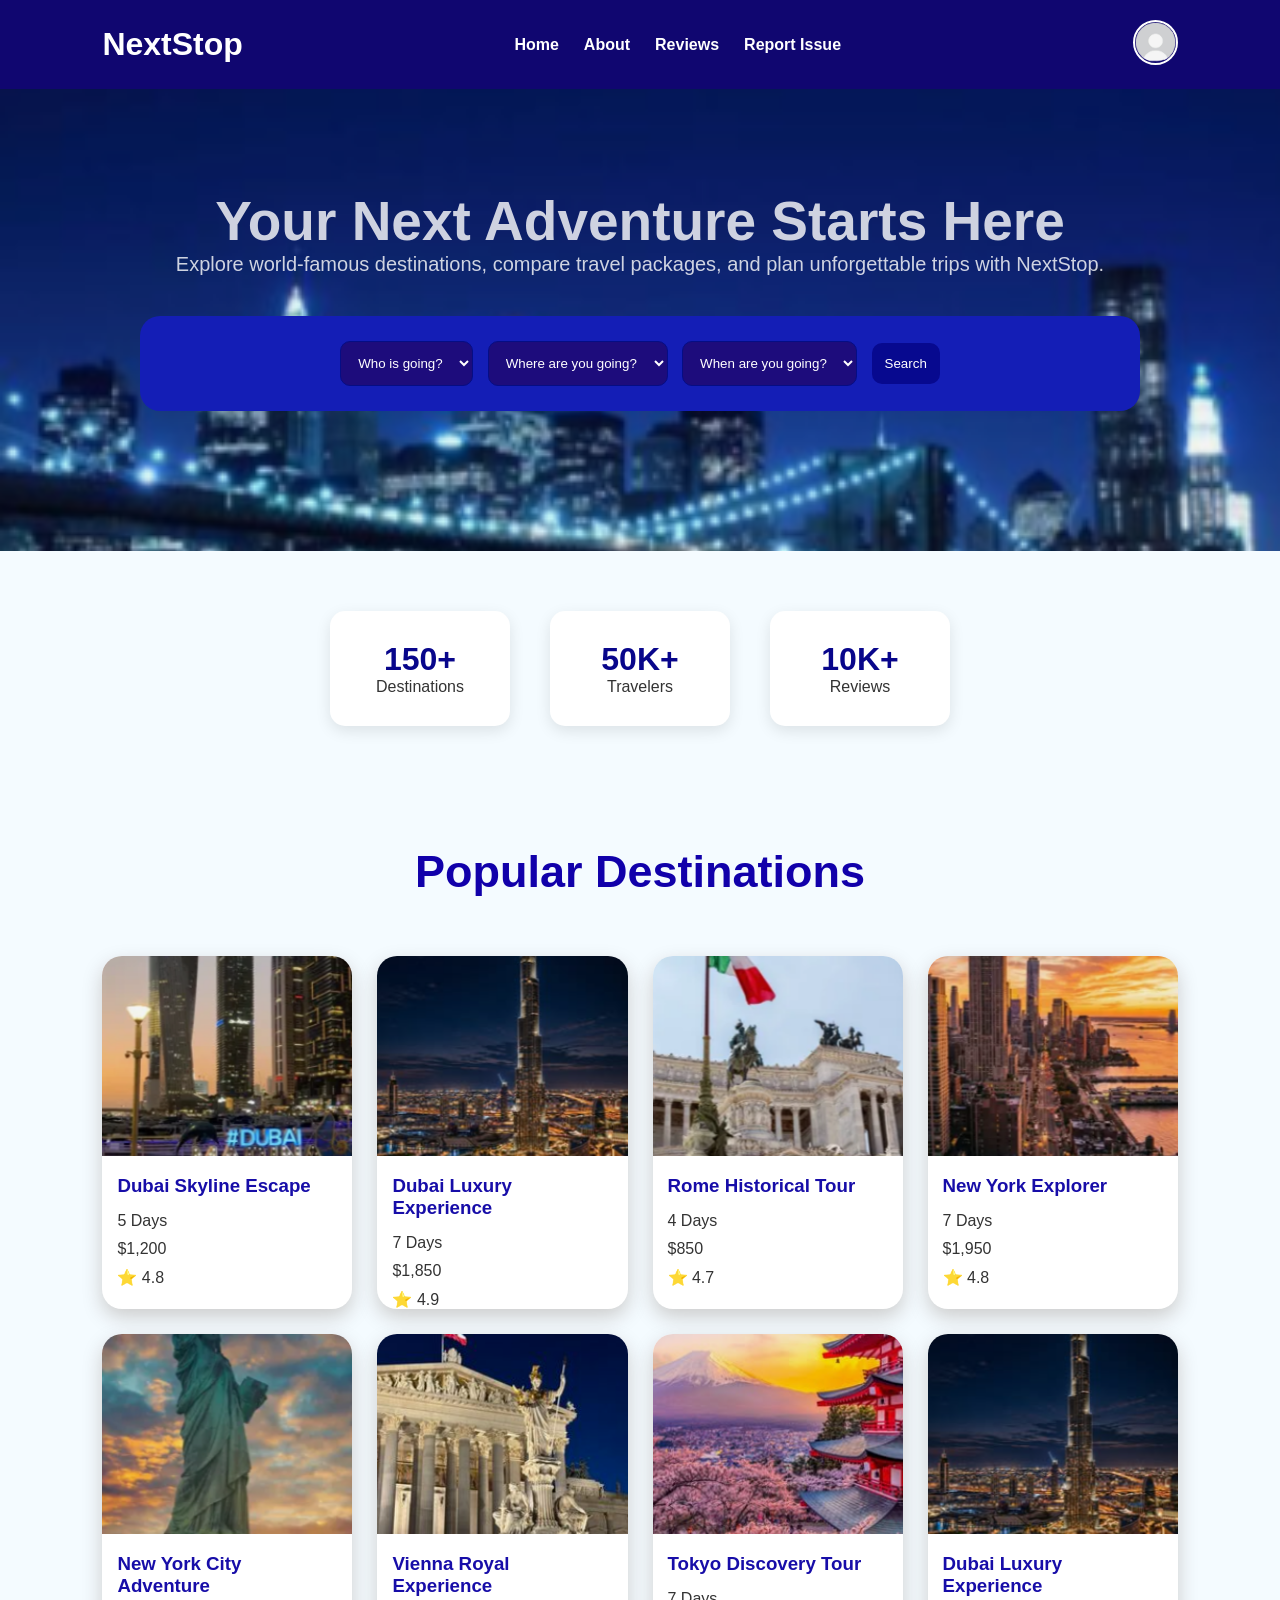
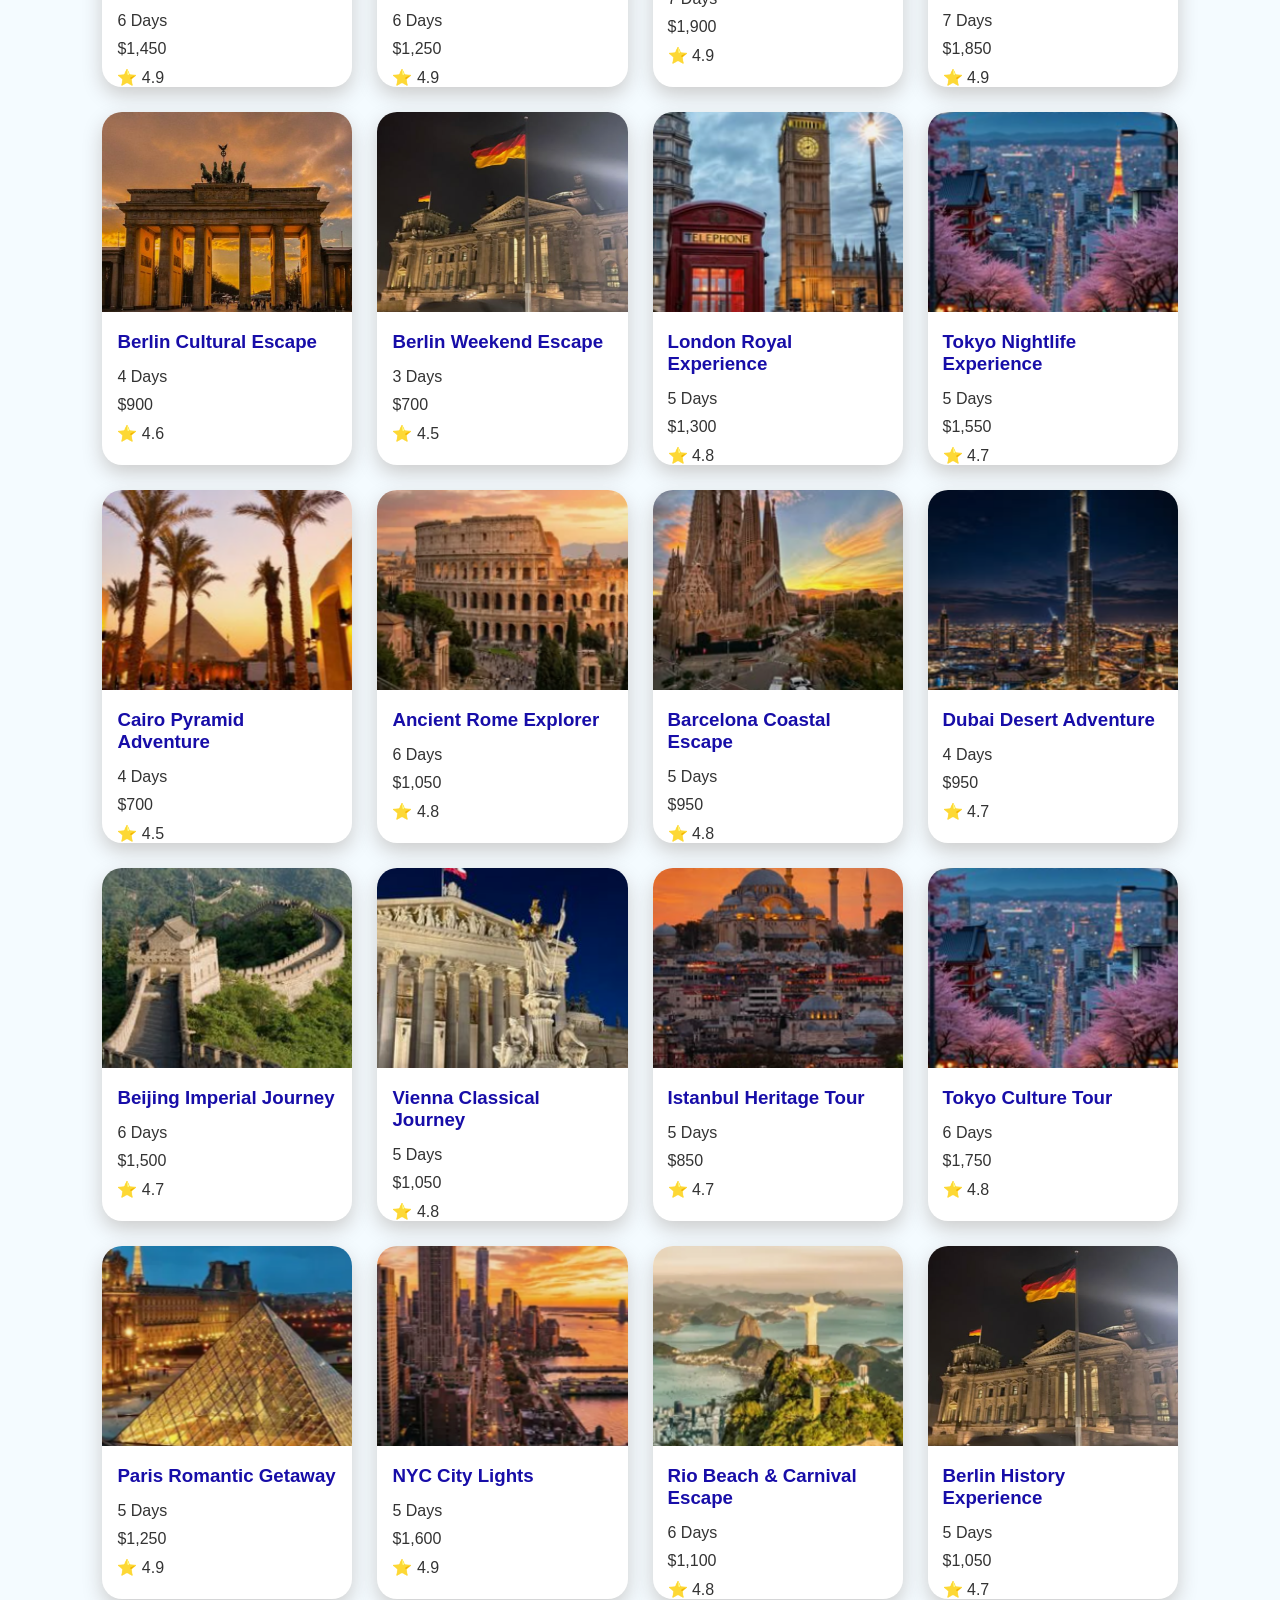
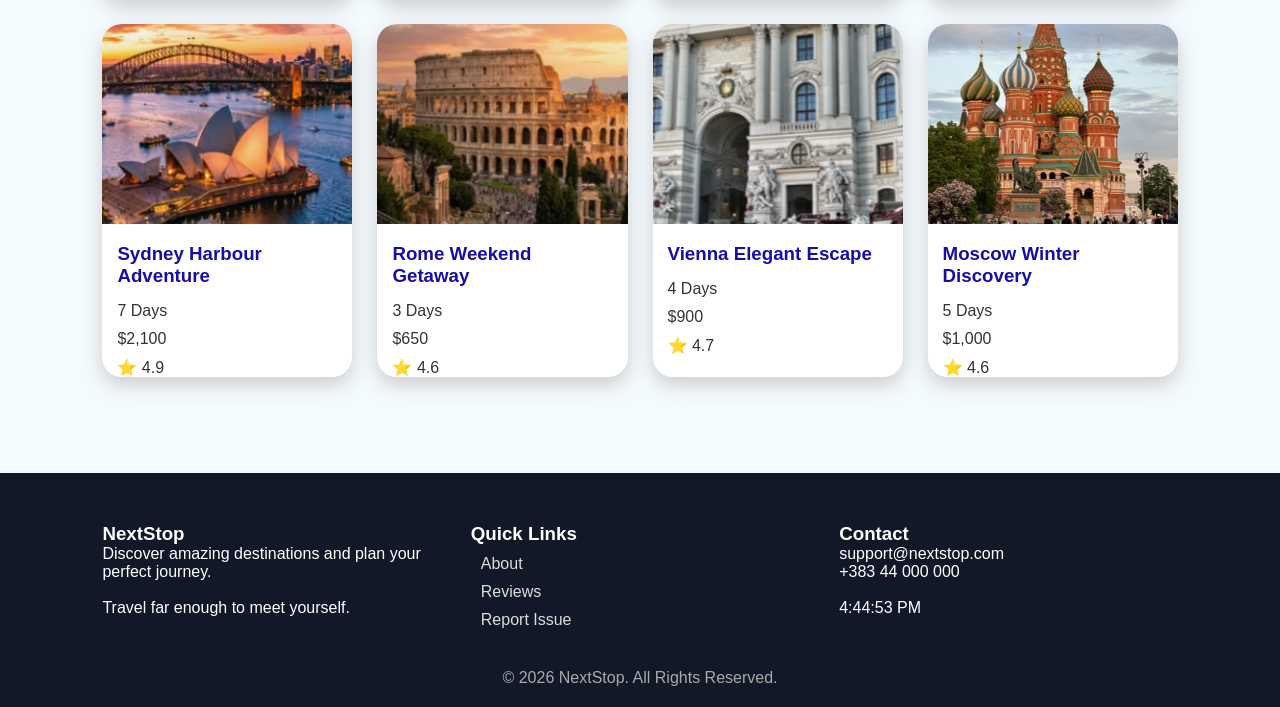
<file: GroupProject/index.html>
<!DOCTYPE html>
<html lang="en">
<head>
    <meta charset="UTF-8">
    <meta name="viewport" content="width=device-width, initial-scale=1.0">
    <title>NextStop</title>
    <link rel="stylesheet" href="style.css">
</head>
<body>

<nav>
    <div class="logo">NextStop</div>

    <ul>
        <li><a href="index.html">Home</a></li>
        <li><a href="about.html">About</a></li>
        <li><a href="reviews.html">Reviews</a></li>
        <li><a href="report.html">Report Issue</a></li>
    </ul>
    
    <div class="profile">
    <a href="account.html">
        <img src="images/def.png" alt="Profile">
    </a>
</div>
</nav>

<section class="pt1">

    <h1>Your Next Adventure Starts Here</h1>

    <p>
        Explore world-famous destinations, compare travel packages,
        and plan unforgettable trips with NextStop.
    </p>

    <div class="trip-bar">

        <select class="selections" id="personSelect">
            <option>Who is going?</option>
            <option>Solo</option>
            <option>Couple</option>
            <option>Family</option>
            <option>Friends</option>
        </select>

        <select class="selections" id="destinationSelect">
            <option>Where are you going?</option>
            <option>All Destinations</option>
            <option>Dubai</option>
            <option>Rome</option>
            <option>New York</option>
            <option>Tokyo</option>
            <option>Berlin</option>
            <option>London</option>
            <option>Cairo</option>
            <option>Barcelona</option>
            <option>Beijing</option>
            <option>Istanbul</option>
            <option>Paris</option>
            <option>Rio de Janeiro</option>
            <option>Sydney</option>
            <option>Vienna</option>
        </select>

        <select class="selections" id="seasonSelect">
            <option>When are you going?</option>
            <option>Spring</option>
            <option>Summer</option>
            <option>Autumn</option>
            <option>Winter</option>
        </select>

        <button id="searchBtn">Search</button>

    </div>

</section>

<section class="stats">

    <div class="stat-box">
        <h2>150+</h2>
        <p>Destinations</p>
    </div>

    <div class="stat-box">
        <h2>50K+</h2>
        <p>Travelers</p>
    </div>

    <div class="stat-box">
        <h2>10K+</h2>
        <p>Reviews</p>
    </div>

</section>

<section class="destinations">

    <h1>Popular Destinations</h1><br>

        <h3 id="resultCount"></h3>
        
    <div class="cards">

        <div class="card" data-city="Dubai">
            <img src="images/dubai.png" data-city="Dubai" alt="Dubai">
            <h3>Dubai Skyline Escape</h3>
            <p>5 Days</p>
            <p>$1,200</p>
            <span>⭐ 4.8</span>
        </div>

        <div class="card" data-city="Dubai">
            <img src="images/dubai2.png" data-city="Dubai" alt="Dubai Luxury">
            <h3>Dubai Luxury Experience</h3>
            <p>7 Days</p>
            <p>$1,850</p>
            <span>⭐ 4.9</span>
        </div>

        <div class="card" data-city="Rome">
            <img src="images/rome.png" data-city="Rome" alt="Rome">
            <h3>Rome Historical Tour</h3>
            <p>4 Days</p>
            <p>$850</p>
            <span>⭐ 4.7</span>
        </div>

        <div class="card" data-city="New York">
            <img src="images/newyork2.png" data-city="New York" alt="New York">
            <h3>New York Explorer</h3>
            <p>7 Days</p>
            <p>$1,950</p>
            <span>⭐ 4.8</span>
        </div>

        <div class="card" data-city="New York">
            <img src="images/newyork.png" data-city="New York" alt="New York">
            <h3>New York City Adventure</h3>
            <p>6 Days</p>
            <p>$1,450</p>
            <span>⭐ 4.9</span>
        </div>

        <div class="card" data-city="Vienna"> 
            <img src="images/vienna2.png" data-city="Vienna" alt="Vienna Royal Experience"> 
            <h3>Vienna Royal Experience</h3> 
            <p>6 Days</p> 
            <p>$1,250</p> 
            <span>⭐ 4.9</span> 
        </div>

        <div class="card" data-city="Tokyo">
            <img src="images/tokyo.png" data-city="Tokyo" alt="Tokyo">
            <h3>Tokyo Discovery Tour</h3>
            <p>7 Days</p>
            <p>$1,900</p>
            <span>⭐ 4.9</span>
        </div>

        <div class="card" data-city="Dubai">
            <img src="images/dubai2.png" data-city="Dubai" alt="Dubai Luxury">
            <h3>Dubai Luxury Experience</h3>
            <p>7 Days</p>
            <p>$1,850</p>
            <span>⭐ 4.9</span>
</div>

        <div class="card" data-city="Berlin">
            <img src="images/berlin.png" data-city="Berlin" alt="Berlin">
            <h3>Berlin Cultural Escape</h3>
            <p>4 Days</p>
            <p>$900</p>
            <span>⭐ 4.6</span>
        </div>

        <div class="card" data-city="Berlin">
            <img src="images/berlin2.png" data-city="Berlin" alt="Berlin">
            <h3>Berlin Weekend Escape</h3>
            <p>3 Days</p>
            <p>$700</p>
            <span>⭐ 4.5</span>
        </div>

        <div class="card" data-city="London">
            <img src="images/london.png" data-city="London" alt="London">
            <h3>London Royal Experience</h3>
            <p>5 Days</p>
            <p>$1,300</p>
            <span>⭐ 4.8</span>
        </div>

        <div class="card" data-city="Tokyo">
            <img src="images/tokyo2.png" data-city="Tokyo" alt="Tokyo">
            <h3>Tokyo Nightlife Experience</h3>
            <p>5 Days</p>
            <p>$1,550</p>
            <span>⭐ 4.7</span>
        </div>

        <div class="card" data-city="Cairo">
            <img src="images/cairo.png" data-city="Cairo" alt="Cairo">
            <h3>Cairo Pyramid Adventure</h3>
            <p>4 Days</p>
            <p>$700</p>
            <span>⭐ 4.5</span>
        </div>

        <div class="card" data-city="Rome">
            <img src="images/rome2.png" data-city="Rome" alt="Rome">
            <h3>Ancient Rome Explorer</h3>
            <p>6 Days</p>
            <p>$1,050</p>
            <span>⭐ 4.8</span>
        </div>

        <div class="card" data-city="Barcelona">
            <img src="images/barca.png" data-city="Barcelona" alt="Barcelona">
            <h3>Barcelona Coastal Escape</h3>
            <p>5 Days</p>
            <p>$950</p>
            <span>⭐ 4.8</span>
        </div>

        <div class="card" data-city="Dubai">
            <img src="images/dubai2.png" data-city="Dubai" alt="Dubai Adventure">
            <h3>Dubai Desert Adventure</h3>
            <p>4 Days</p>
            <p>$950</p>
            <span>⭐ 4.7</span>
        </div>

        <div class="card" data-city="Beijing">
            <img src="images/bejing.png" data-city="Beijing" alt="Beijing">
            <h3>Beijing Imperial Journey</h3>
            <p>6 Days</p>
            <p>$1,500</p>
            <span>⭐ 4.7</span>
        </div>

        <div class="card" data-city="Vienna"> 
            <img src="images/vienna2.png" data-city="Vienna" alt="Vienna Classical Journey"> 
            <h3>Vienna Classical Journey</h3> 
            <p>5 Days</p> 
            <p>$1,050</p> 
            <span>⭐ 4.8</span> 
        </div>

        <div class="card" data-city="Istanbul">
            <img src="images/ista.png" data-city="Istanbul" alt="Istanbul">
            <h3>Istanbul Heritage Tour</h3>
            <p>5 Days</p>
            <p>$850</p>
            <span>⭐ 4.7</span>
        </div>

        <div class="card" data-city="Tokyo">
            <img src="images/tokyo2.png" data-city="Tokyo" alt="Tokyo">
            <h3>Tokyo Culture Tour</h3>
            <p>6 Days</p>
            <p>$1,750</p>
            <span>⭐ 4.8</span>
        </div>

        <div class="card" data-city="Paris">
            <img src="images/paris.png" data-city="Paris" alt="Paris">
            <h3>Paris Romantic Getaway</h3>
            <p>5 Days</p>
            <p>$1,250</p>
            <span>⭐ 4.9</span>
        </div>

        <div class="card" data-city="New York">
            <img src="images/newyork2.png" data-city="New York" alt="New York">
            <h3>NYC City Lights</h3>
            <p>5 Days</p>
            <p>$1,600</p>
            <span>⭐ 4.9</span>
        </div>

        <div class="card" data-city="Rio de Janeiro">
            <img src="images/rio.png" data-city="Rio de Janeiro" alt="Rio de Janeiro">
            <h3>Rio Beach & Carnival Escape</h3>
            <p>6 Days</p>
            <p>$1,100</p>
            <span>⭐ 4.8</span>
        </div>

        <div class="card" data-city="Berlin">
            <img src="images/berlin2.png" data-city="Berlin" alt="Berlin">
            <h3>Berlin History Experience</h3>
            <p>5 Days</p>
            <p>$1,050</p>
            <span>⭐ 4.7</span>
        </div>

        <div class="card" data-city="Sydney">
            <img src="images/sydney.png" data-city="Sydney" alt="Sydney">
            <h3>Sydney Harbour Adventure</h3>
            <p>7 Days</p>
            <p>$2,100</p>
            <span>⭐ 4.9</span>
        </div>

        <div class="card" data-city="Rome">
            <img src="images/rome2.png" data-city="Rome" alt="Rome">
            <h3>Rome Weekend Getaway</h3>
            <p>3 Days</p>
            <p>$650</p>
            <span>⭐ 4.6</span>
        </div>

        <div class="card" data-city="Vienna">
            <img src="images/vienna.png" data-city="Vienna" alt="Vienna">
            <h3>Vienna Elegant Escape</h3>
            <p>4 Days</p>
            <p>$900</p>
            <span>⭐ 4.7</span>
        </div>

        <div class="card" data-city="Moscow">
            <img src="images/moscow.png" data-city="Moscow" alt="Moscow">
            <h3>Moscow Winter Discovery</h3>
            <p>5 Days</p>
            <p>$1,000</p>
            <span>⭐ 4.6</span>
        </div>

    </div>

</section><br><br>

<button id="topBtn">↑</button>

<footer>

    <div class="footer-content">

        <div>
            <h3>NextStop</h3>
            <p>Discover amazing destinations and plan your perfect journey.</p><br>
            <p id="travelQuote"></p>
        </div>

        <div>
            <h3>Quick Links</h3>
            <a href="about.html">About</a>
            <a href="reviews.html">Reviews</a>
            <a href="report.html">Report Issue</a>
        </div>

        <div>
            <h3>Contact</h3>
            <p>support@nextstop.com</p>
            <p>+383 44 000 000</p><br>
            <p id="clock"></p>
        </div>

    </div>

    <div class="copyright">
        © 2026 NextStop. All Rights Reserved.
    </div>

</footer>

<script src="https://code.jquery.com/jquery-3.7.1.min.js"></script>
<script src="main.js"></script>

</body>
</html>
</file>
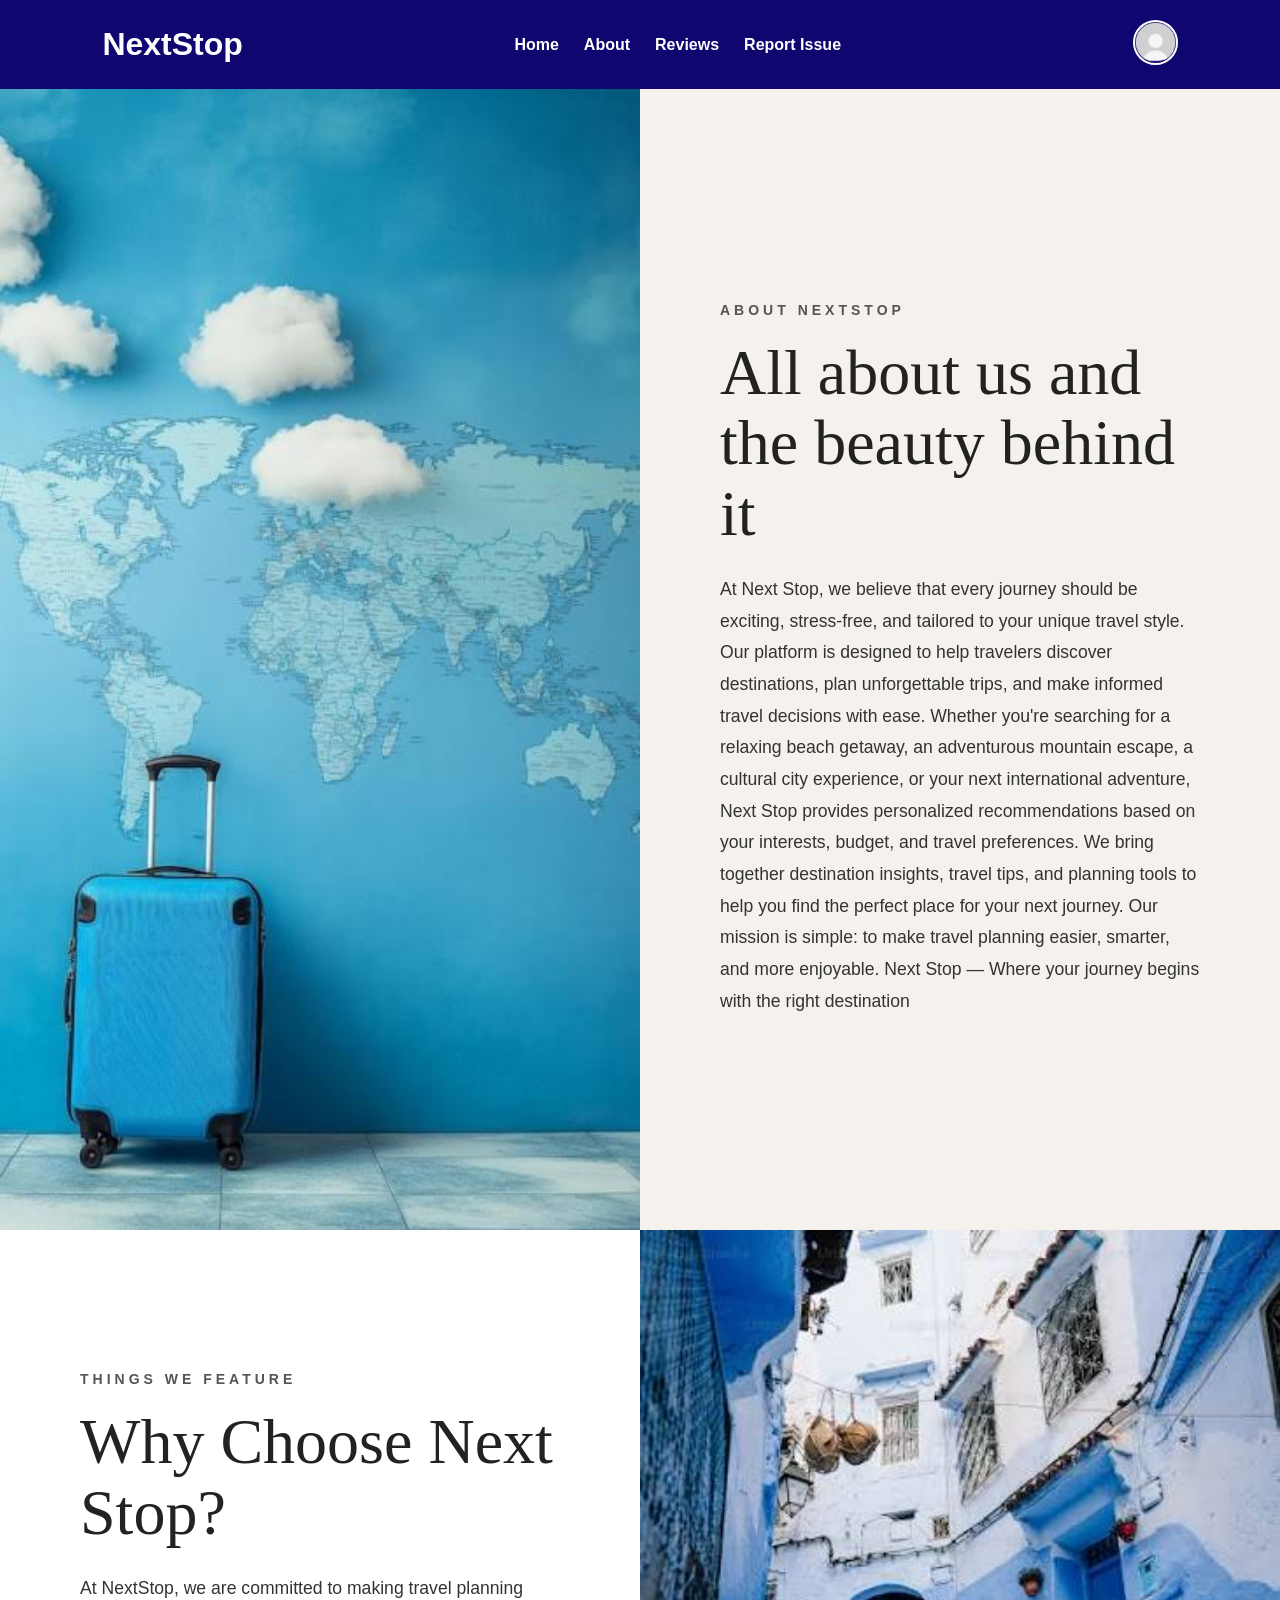
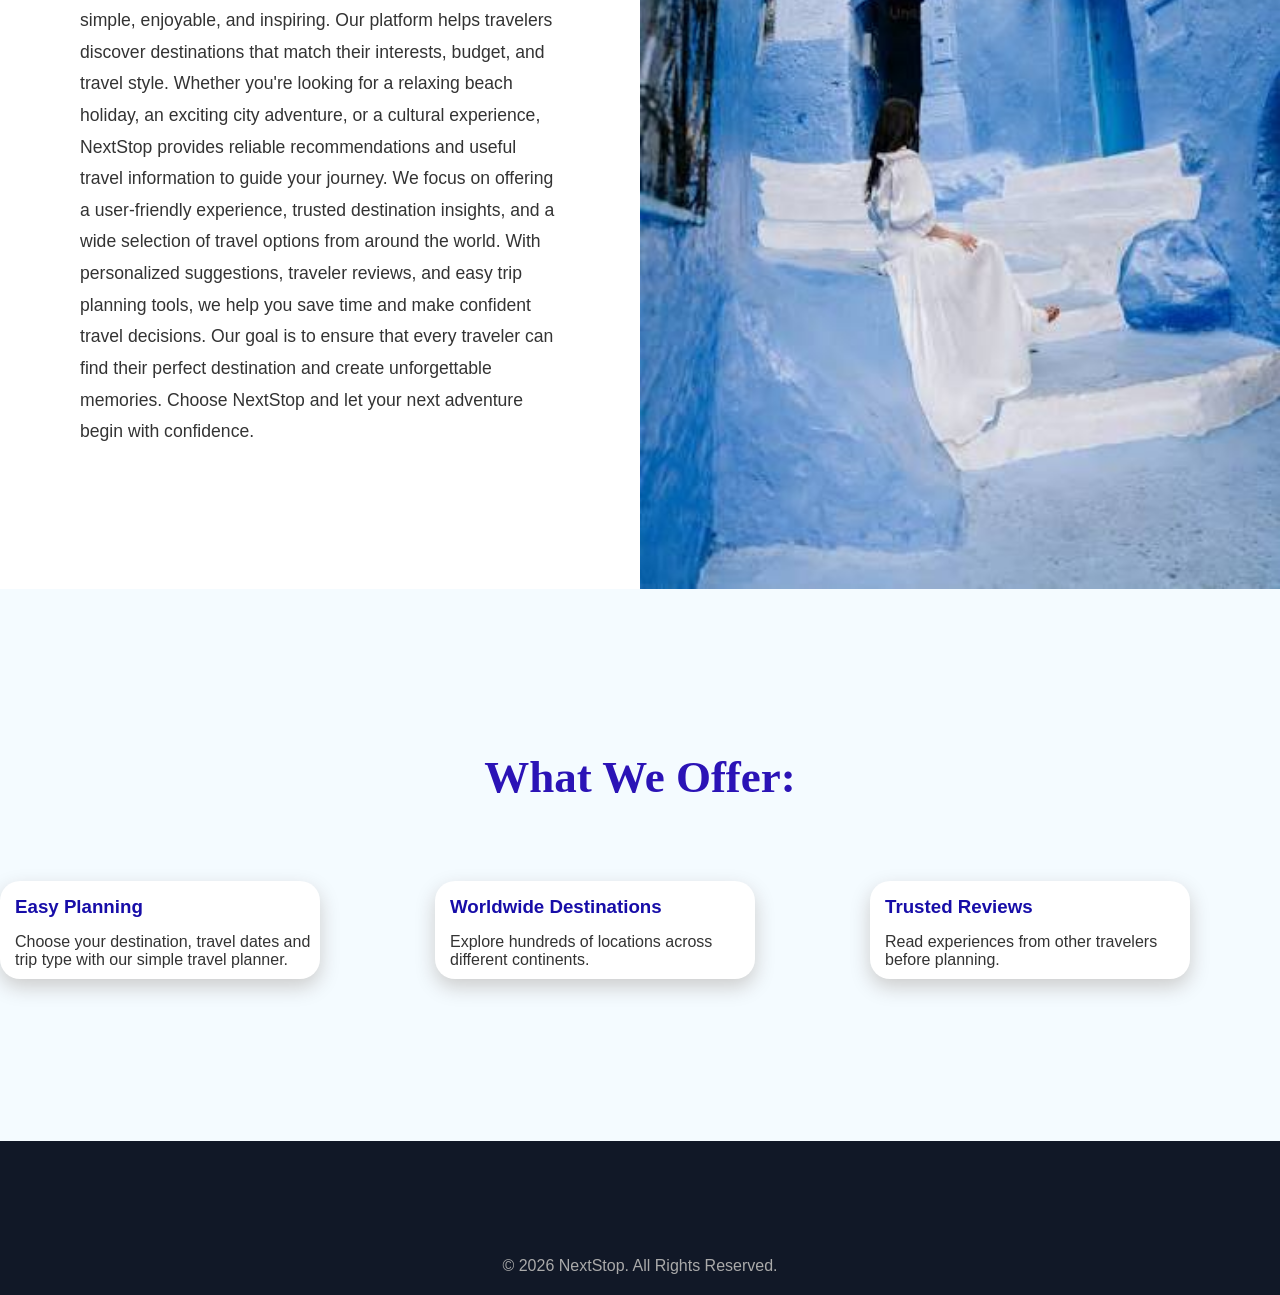
<file: GroupProject/about.html>
<!DOCTYPE html>
<html>

<head>

<title>About</title>
<link rel="stylesheet" href="style.css">

</head>

<body>

<nav>

<div class="logo">NextStop</div>

<ul>
<li><a href="index.html">Home</a></li>
<li><a href="about.html">About</a></li>
<li><a href="reviews.html">Reviews</a></li>
<li><a href="report.html">Report Issue</a></li>
</ul>

<div class="profile">
    <a href="account.html">
        <img src="images/def.png" alt="Profile">
    </a>
</div>

</nav>

<section class="about-section">

    <div class="about-image">
        <img src="images/travel.jpg" alt="Travel">
    </div>

    <div class="about-content">
        <span class="subtitle">About NextStop</span>

        <h2>All about us and the beauty behind it</h2>

        <p>
At Next Stop, we believe that every journey should be exciting, stress-free, and tailored to your unique travel 
style. Our platform is designed to help travelers discover destinations, plan unforgettable trips, and make 
informed travel decisions with ease. Whether you're searching for a relaxing beach getaway, an adventurous mountain 
escape, a cultural city experience, or your next international adventure, Next Stop provides personalized 
recommendations based on your interests, budget, and travel preferences. We bring together destination insights, 
travel tips, and planning tools to help you find the perfect place for your next journey. Our mission is simple: 
to make travel planning easier, smarter, and more enjoyable. Next Stop — Where your journey begins with the right destination

        </p>
    </div>

</section>

<section class="about-section reverse">

    <div class="about-content">
        <span class="subtitle">Things We Feature</span>

        <h2>Why Choose Next Stop?</h2>

        <p>

At NextStop, we are committed to making travel planning simple, 
enjoyable, and inspiring. Our platform helps travelers discover 
destinations that match their interests, budget, and travel 
style. Whether you're looking for a relaxing beach holiday, an 
exciting city adventure, or a cultural experience, NextStop 
provides reliable recommendations and useful travel information 
to guide your journey. We focus on offering a user-friendly 
experience, trusted destination insights, and a wide selection 
of travel options from around the world. With personalized 
suggestions, traveler reviews, and easy trip planning tools, 
we help you save time and make confident travel decisions. 
Our goal is to ensure that every traveler can find their perfect 
destination and create unforgettable memories. Choose NextStop 
and let your next adventure begin with confidence.
        </p>
    </div>

    <div class="about-image">
        <img src="images/travel1.jpg" alt="Travel">
    </div>

</section>

</section>
    </div>
</section><br><br><br><br><br><br><br><br><br>

<h1 id="what-we-offer">What We Offer:</h1><br>

<div class="cards">

<div class="card">


<h3>Easy Planning</h3>

<p>
Choose your destination, 
travel dates and trip type 
with our simple travel planner.
</p>

</div>

<div class="card">

<h3>Worldwide Destinations</h3>

<p>
Explore hundreds of locations 
across different continents.
</p>

</div>

<div class="card">

<h3>Trusted Reviews</h3>

<p>
Read experiences from other 
travelers before planning.
</p>

</div>

</div><br><br>

</section><br><br><br><br><br><br><br>

<footer>

<div class="copyright">
<p id="clock"></p><br><br>

© 2026 NextStop. All Rights Reserved.
</div>

</footer>


</body>
</html>
</file>
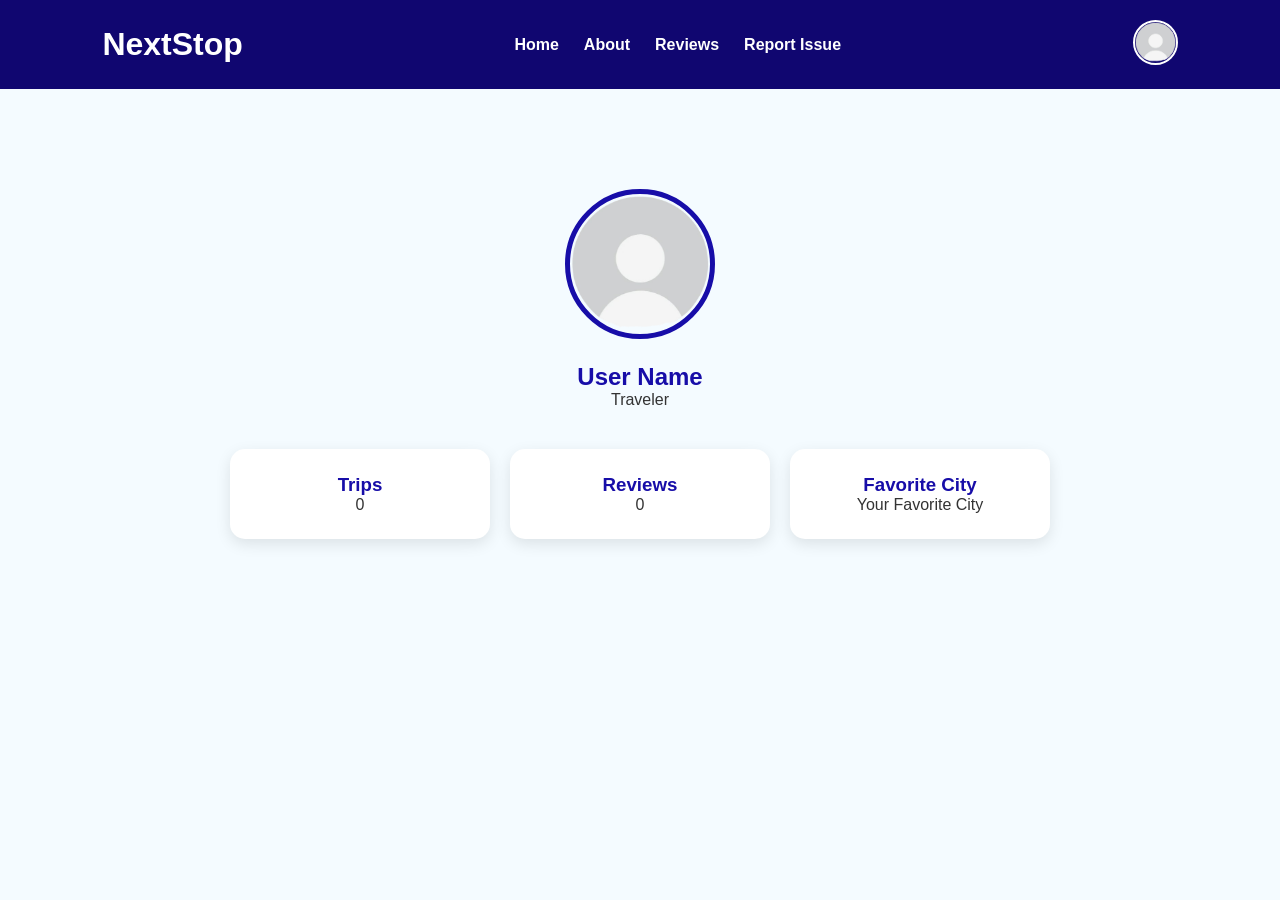
<file: GroupProject/account.html>
<!DOCTYPE html>
<html lang="en">

<head>

<meta charset="UTF-8">
<meta name="viewport" content="width=device-width, initial-scale=1.0">
<title>My Account</title>

<link rel="stylesheet" href="style.css">

</head>

<body>

<nav>

<div class="logo">NextStop</div>

<ul>
<li><a href="index.html">Home</a></li>
<li><a href="about.html">About</a></li>
<li><a href="reviews.html">Reviews</a></li>
<li><a href="report.html">Report Issue</a></li>
</ul>

<div class="profile">
    <a href="account.html">
        <img src="images/def.png" alt="Profile">
    </a>
</div>

</nav>

<section class="account">

<img src="images/def.png" class="avatar">

<h1 contenteditable="true">User Name</h1>

<p contenteditable="true">Traveler</p>

<div class="account-info">

<div class="info-card">
<h3>Trips</h3>
<p contenteditable="true">0</p>
</div>

<div class="info-card">
<h3>Reviews</h3>
<p contenteditable="true">0</p>
</div>

<div class="info-card">
<h3>Favorite City</h3>
<p contenteditable="true">Your Favorite City</p>
</div>

</div>

</section>

</body>

</html>
</file>
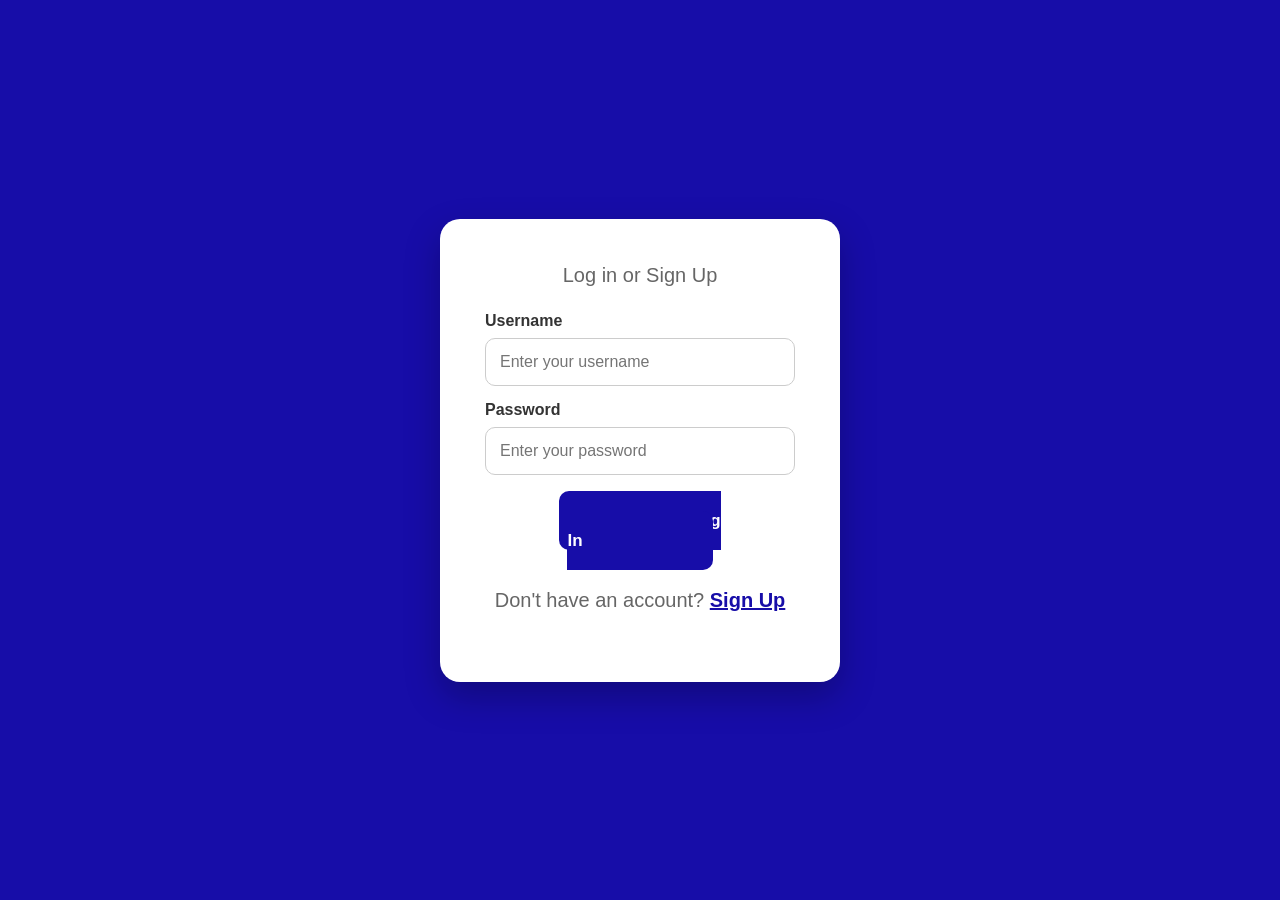
<file: GroupProject/login.html>
<!DOCTYPE html>
<html lang="en">
<head>
    <meta charset="UTF-8">
    <meta name="viewport" content="width=device-width, initial-scale=1.0">
    <link rel="stylesheet" href="style.css">
    <title>Login/Sign Up</title>

    <style>
body{

    margin:0;
    display:flex;
    justify-content:center;
    align-items:center;
    min-height:100vh;
    background: #170da8;
    font-family:'Segoe UI',sans-serif;

}

#login-page{

    width:400px;
    background:white;
    color:#333;
    padding:45px;
    border-radius:20px;
    box-shadow:0 15px 35px rgba(0,0,0,.25);
    text-align:center;

}

#login-page h1{

    color:#170da8;
    margin-bottom:10px;

}

#login-page p{

    color:#666;
    margin-bottom:25px;
    font-size:20px;

}

#login-page label{

    display:block;
    text-align:left;
    font-weight:bold;
    margin:15px 0 8px;

}

#login-page input{

    width:100%;
    padding:14px;
    border:1px solid #ccc;
    border-radius:10px;
    font-size:16px;

}

#login-page input:focus{

    outline:none;
    border-color:#170da8;

}

#login-page #loginBtn{

    width:100%;
    margin-top:25px;
    text-decoration:none;
    padding:20px 130px;
    border:none;
    border-radius:10px;
    background:#170da8;
    color:white;
    font-size:17px;
    font-weight:bold;
    cursor:pointer;
    transition:.3s;

}

#login-page #loginBtn:hover{

    background:#ff9800;
    transform:translateY(-2px);

}

.signup{

    margin-top:20px;

}

.signup a{

    color:#170da8;
    text-decoration:underline;
    font-weight:bold;

}

.signup a:hover{

    text-decoration:underline;

}
    </style>
</head>
<body>

<div id="login-page">

    <p>Log in or Sign Up</p>

    <form action="login.php" method="post">

        <label for="username">Username</label>

        <input
            type="text"
            id="username"
            name="username"
            placeholder="Enter your username"
            required>

        <label for="password">Password</label>

        <input
            type="password"
            id="password"
            name="password"
            placeholder="Enter your password"
            required><br><br><br>

        <a type="submit" href="index.html" id="loginBtn">
            Log In
        </a><br><br>

    </form>

    <p class="signup">
        Don't have an account?
        <a href="signup.html">Sign Up</a>
    </p>

</div>

<script src="main.js"></script>
</body>
</html>
</file>
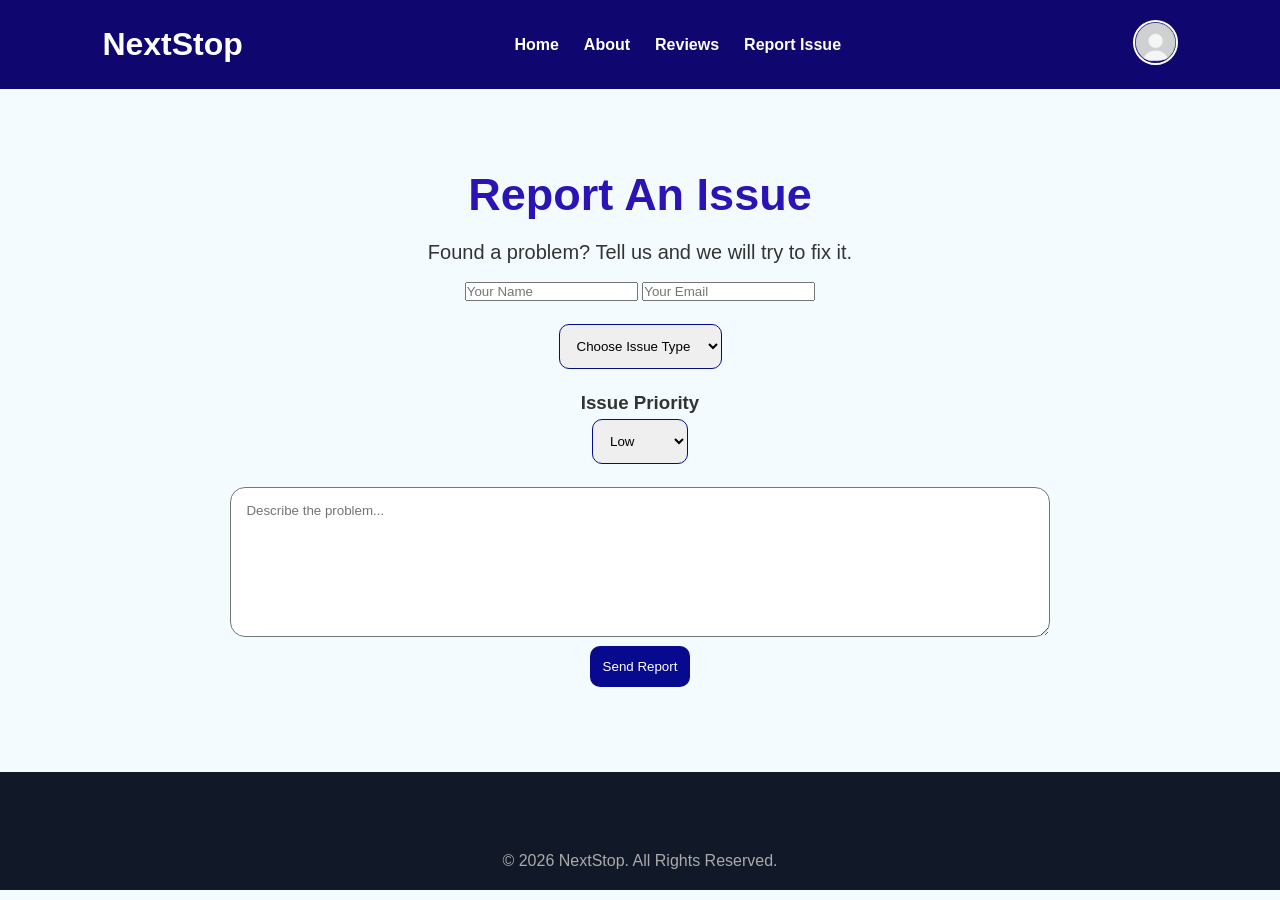
<file: GroupProject/report.html>
<!DOCTYPE html>
<html>

<head>

<title>Report Issue</title>

<link rel="stylesheet" href="style.css">

</head>

<body>

<nav>

<div class="logo">NextStop</div>

<ul>
<li><a href="index.html">Home</a></li>
<li><a href="about.html">About</a></li>
<li><a href="reviews.html">Reviews</a></li>
<li><a href="report.html">Report Issue</a></li>
</ul>

<div class="profile">
    <a href="account.html">
        <img src="images/def.png" alt="Profile">
    </a>
</div>

</nav>

<section class="page">

<h1>Report An Issue</h1>

<p>
Found a problem? Tell us and we will try to fix it.
</p><br>

<input type="text" id="name" placeholder="Your Name" width="200px" height="50px">

<input type="email" id="email" placeholder="Your Email" width="200px" height="50px">

<br><br>

<select id="problem">

    <br>

<option>
Choose Issue Type
</option>

<option>
Website Error
</option>

<option>
Image Problem
</option>

<option>
Booking Problem
</option>

<option>
Other
</option>

</select><br><br>

<h3>Issue Priority</h3>

<select id="priority">
    <option>Low</option>
    <option>Medium</option>
    <option>High</option>
</select>

<br><br>

<textarea 
id="issue"
placeholder="Describe the problem...">
</textarea>

<br>

<button id="reportBtn">

Send Report

</button>

</section>

<footer>

<div class="copyright">

<p id="clock"></p><br><br>

© 2026 NextStop. All Rights Reserved.

</div>

</footer>

<script src="main.js"></script>
</body>
</html>
</file>
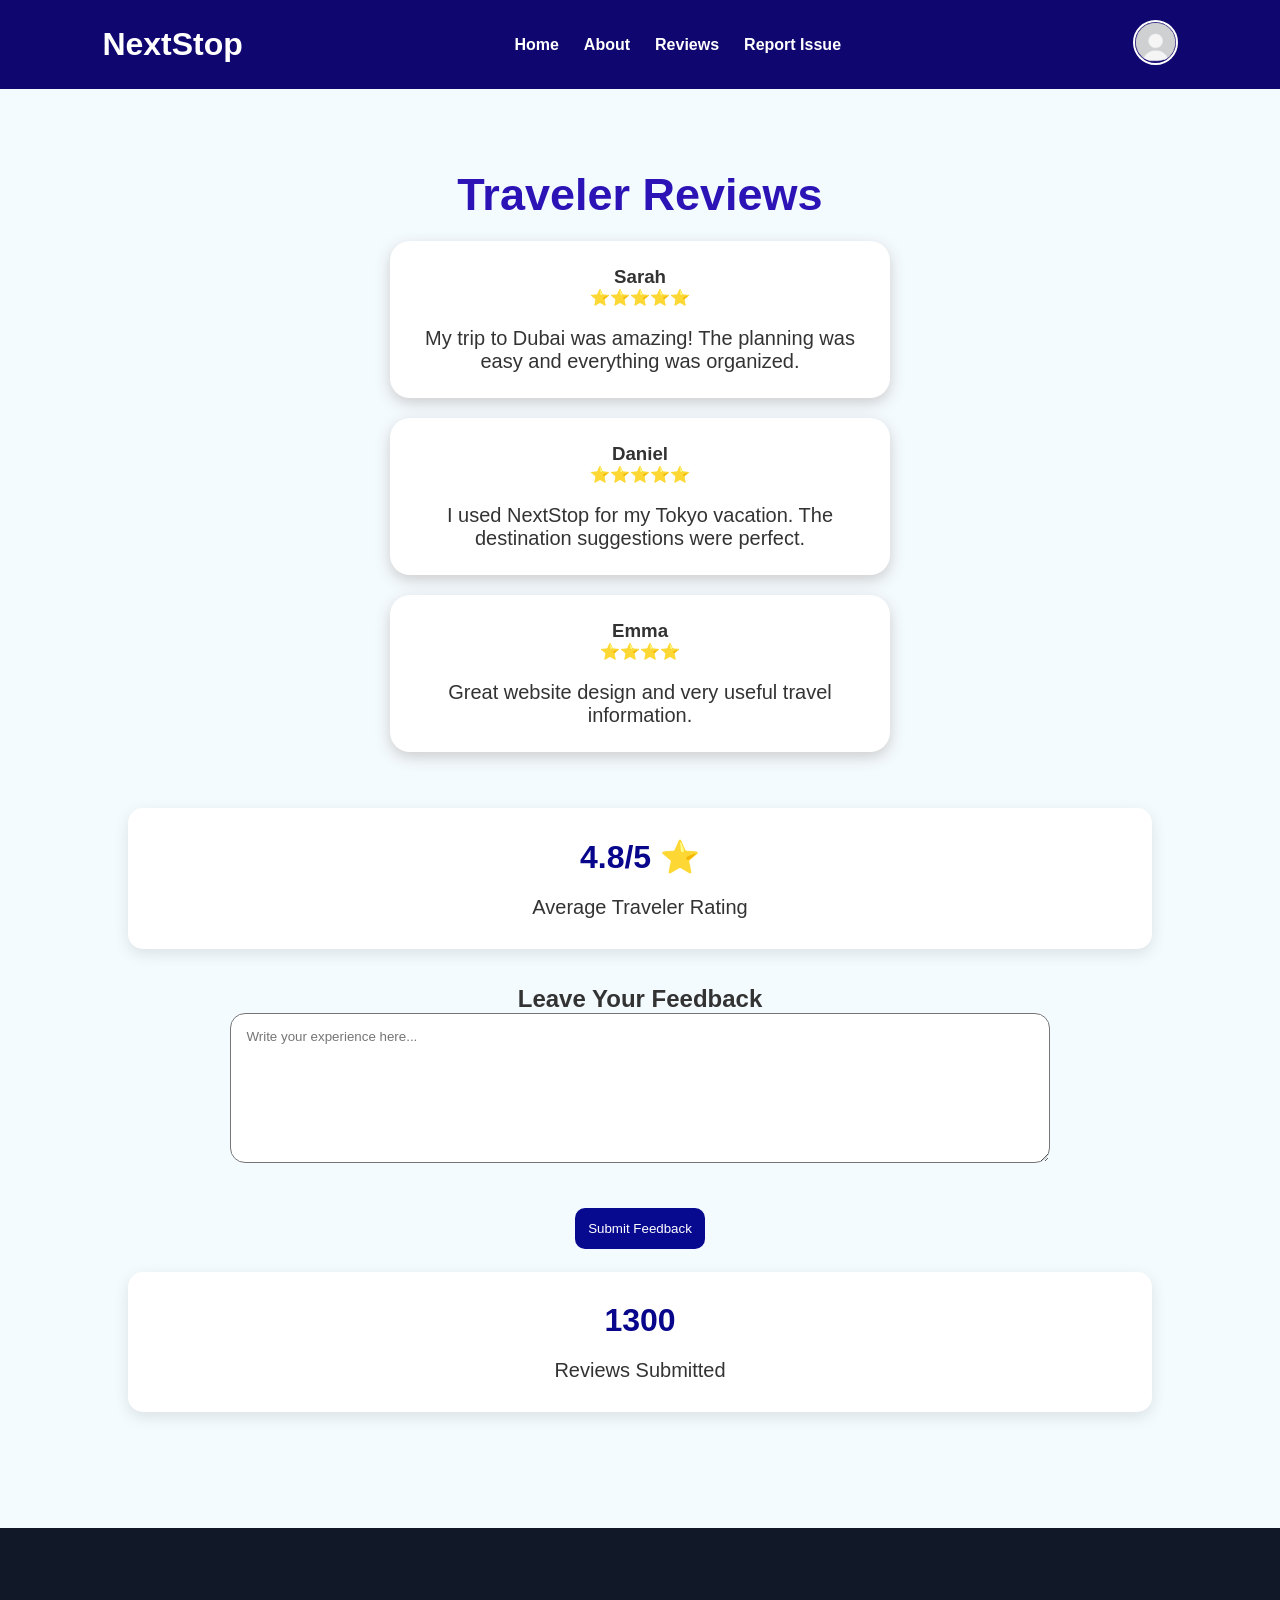
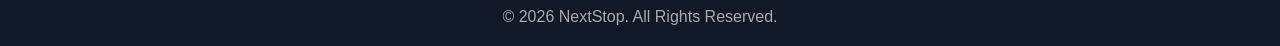
<file: GroupProject/reviews.html>
<!DOCTYPE html>
<html>

<head>

<title>Reviews</title>
<link rel="stylesheet" href="style.css">

</head>

<body>

<nav>

<div class="logo">NextStop</div>

<ul>
<li><a href="index.html">Home</a></li>
<li><a href="about.html">About</a></li>
<li><a href="reviews.html">Reviews</a></li>
<li><a href="report.html">Report Issue</a></li>
</ul>

<div class="profile">
    <a href="account.html">
        <img src="images/def.png" alt="Profile">
    </a>
</div>

</nav>

<section class="page">

<h1>Traveler Reviews</h1>

<div class="review-box">

<h3>Sarah</h3>

⭐⭐⭐⭐⭐

<p>
My trip to Dubai was amazing! 
The planning was easy and everything was organized.
</p>

</div>

<div class="review-box">

<h3>Daniel</h3>

⭐⭐⭐⭐⭐

<p>
I used NextStop for my Tokyo vacation.
The destination suggestions were perfect.
</p>

</div>

<div class="review-box">

<h3>Emma</h3>

⭐⭐⭐⭐

<p>
Great website design and very useful travel information.
</p>

</div><br><br>

<div class="stat-box">
    <h2>4.8/5 ⭐</h2>
    <p>Average Traveler Rating</p>
</div><br><br>

<h2>Leave Your Feedback</h2>

<textarea 
id="feedback"
placeholder="Write your experience here...">
</textarea><br><br>

<br>

<button id="feedbackBtn">
Submit Feedback
</button><br><br>

<div class="stat-box">
    <h2 id="reviewCounter">1248</h2>
    <p>Reviews Submitted</p>
</div><br><br>

</section>

<footer>

<div class="copyright">

<p id="clock"></p><br><br>

© 2026 NextStop. All Rights Reserved.

</div>

</footer>

<script src="https://code.jquery.com/jquery-3.7.1.min.js"></script>
<script src="main.js"></script>
</body>
</html>
</file>
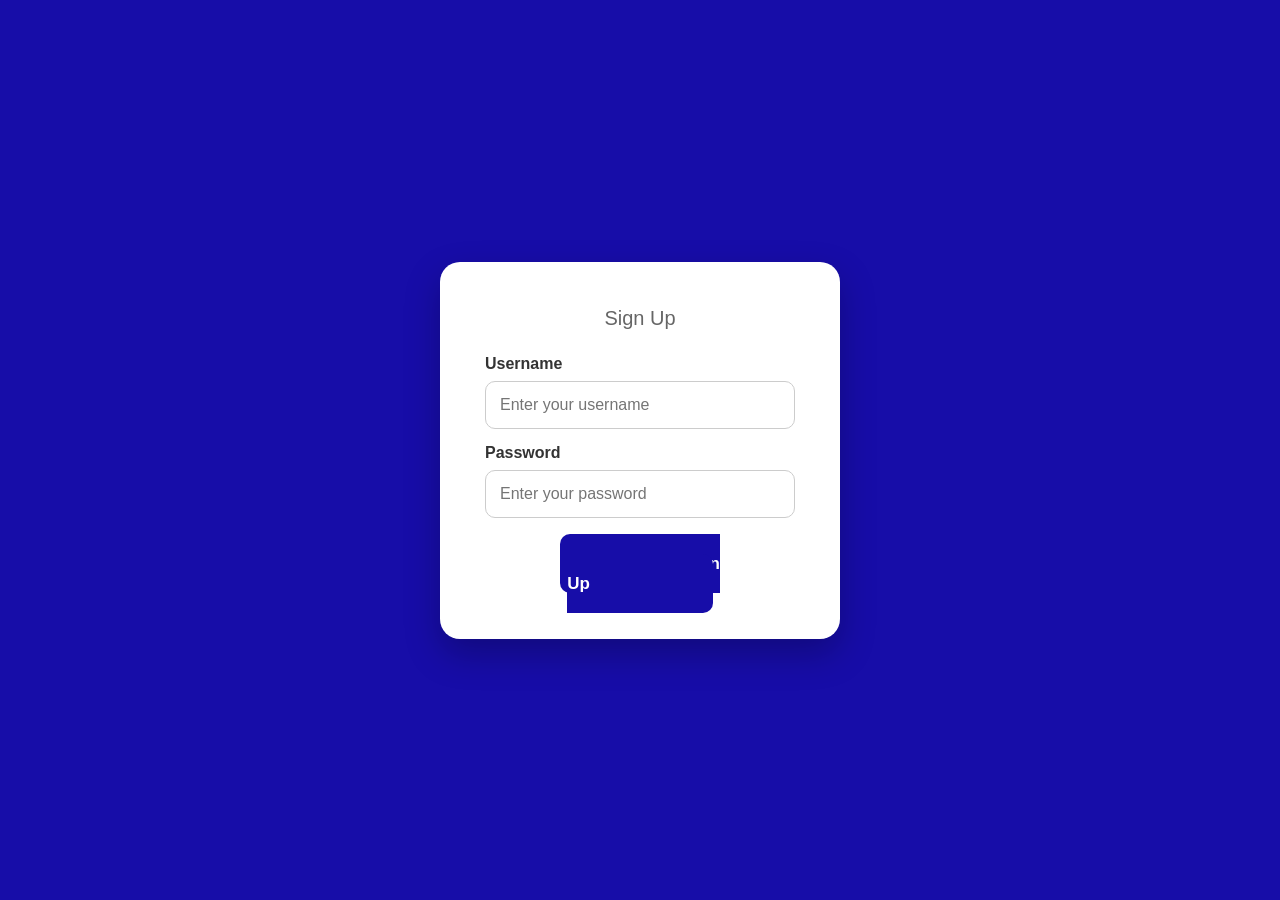
<file: GroupProject/signup.html>
<!DOCTYPE html>
<html lang="en">
<head>
    <meta charset="UTF-8">
    <meta name="viewport" content="width=device-width, initial-scale=1.0">
    <link rel="stylesheet" href="style.css">
    <title>Sign Up</title>
    <style>
     body{

    margin:0;
    display:flex;
    justify-content:center;
    align-items:center;
    min-height:100vh;
    background: #170da8;
    font-family:'Segoe UI',sans-serif;

}

#signup-page{

    width:400px;
    background:white;
    color:#333;
    padding:45px;
    border-radius:20px;
    box-shadow:0 15px 35px rgba(0,0,0,.25);
    text-align:center;

}

#signup-page h1{

    color:#170da8;
    margin-bottom:10px;

}

#signup-page p{

    color:#666;
    margin-bottom:25px;
    font-size:20px;

}

#signup-page label{

    display:block;
    text-align:left;
    font-weight:bold;
    margin:15px 0 8px;

}

#signup-page input{

    width:100%;
    padding:14px;
    border:1px solid #ccc;
    border-radius:10px;
    font-size:16px;

}

#signup-page input:focus{

    outline:none;
    border-color:#170da8;

}

#signup-page #signupBtn{

    width:100%;
    margin-top:25px;
    text-decoration:none;
    padding:20px 123px;
    border:none;
    border-radius:10px;
    background:#170da8;
    color:white;
    font-size:17px;
    font-weight:bold;
    cursor:pointer;
    transition:.3s;

}

#signup-page #signupBtn:hover{

    background:#ff9800;
    transform:translateY(-2px);

}

    </style>
</head>
<body>
    <div id="signup-page">

    <p>Sign Up</p>

    <form action="signup.php" method="post">

        <label for="username">Username</label>

        <input
            type="text"
            id="username"
            name="username"
            placeholder="Enter your username"
            required>

        <label for="password">Password</label>

        <input
            type="password"
            id="password"
            name="password"
            placeholder="Enter your password"
            required><br><br><br>

        <a type="submit" href="index.html" id="signupBtn">
            Sign Up
        </a>

    </form>

    <script src="main.js"></script>
</body>
</html>
</file>
<file: GroupProject/style.css>
*{
    margin:0;
    padding:0;
    box-sizing:border-box;
    font-family:'Segoe UI',Arial,sans-serif;
}


body{

    background:#f4fbff;
    color:#333;
    font-family: Georgia, serif;

}


/* NAVBAR */


nav{

    display:flex;
    justify-content:space-between;
    align-items:center;
    padding:20px 8%;
    background-color:rgb(16, 6, 112);
    position:sticky;
    top:0;
    z-index:10;

}


.logo{

    color:white;
    font-size:32px;
    font-weight:bold;

}


nav ul{

    display:flex;
    gap:25px;
    list-style:none;

}


nav a{

    color:white;
    text-decoration:none;
    font-weight:bold;

}


nav a:hover{

    color:#ffe66d;

}



/* pt1 */


.pt1{
    padding:100px 20px;
    text-align:center;
    background-color:rgb(217, 220, 219);
    background-image: url("images/bg1.png");
    background-size: cover;
    background-position: center;
    color: white;
    opacity: 5.0;
}


.pt1 h1{

    font-size:55px;
    opacity: 0.8;

}


.pt1 p{

    font-size:20px;
    opacity: 0.8;

}



/* SEARCH BAR */


.trip-bar{

    margin:40px auto;
    background:rgb(20, 30, 182);
    padding:20px;
    border-radius:20px;
    width:90%;
    max-width:1000px;

}

.trip-bar .selections{
    background-color: #1d0c7c;
    color: white;
}


select,
button{

    padding:13px;
    margin:5px;
    border-radius:10px;
    border:1px solid #050d85;

}


button{

    background:#07098f;
    color:white;
    cursor:pointer;
    border:none;

}


button:hover{

    background:#1471a0;

}




/* DESTINATIONS */


.destinations{

    padding:60px 8%;

}


.destinations h1{

    text-align:center;
    color:#1100aa;
    font-size:45px;
    font-family: 'Trebuchet MS', 'Lucida Sans Unicode', 'Lucida Grande', 'Lucida Sans', Arial, sans-serif;

}


.cards{

    display:grid;
    grid-template-columns:repeat(auto-fit,minmax(250px,1fr));
    gap:25px;
    margin-top:40px;

}


.card{

    background:white;
    border-radius:20px;
    overflow:hidden;
    box-shadow:0 8px 20px #ccc;
    cursor:pointer;
    width:100%;
    max-width: 320px;

}


.card:hover{

    transform:translateY(-10px);
    transition:.3s;

}


.card img{

    width:100%;
    height:200px;
    object-fit:cover;

}


.card h3{

    color:#170da8;
    padding:15px;

}


.card p,
.card span{

    padding-left:15px;
    padding-bottom:10px;

}




/* OTHER PAGES */


.page{

    padding:80px 10%;
    text-align:center;

}


.page h1{

    color:#2b13b6;
    font-size:45px;

}


.page p{

    font-size:20px;
    margin-top:20px;

}



/* REVIEWS */


.review-box{

    background:white;
    margin:20px auto;
    padding:25px;
    max-width:500px;
    border-radius:20px;
    box-shadow:0 5px 15px #ccc;

}




/* FORM */


textarea{

    width:80%;
    height:150px;
    padding:15px;
    border-radius:15px;

}




/* FOOTER */


footer{

    background:#111827;
    color:white;
    padding:50px 8% 20px;

}


.footer-content{

    display:grid;
    grid-template-columns:repeat(auto-fit,minmax(200px,1fr));
    gap:30px;

}


footer a{

    color:#ddd;
    display:block;
    text-decoration:none;
    margin:10px;

}


footer a:hover{

    color:#00c896;

}


.copyright{

    text-align:center;
    margin-top:30px;
    color:#aaa;

}

.stats{
    display:flex;
    justify-content:center;
    gap:40px;
    padding:60px 20px;
    flex-wrap:wrap;
}

.stat-box{
    background:white;
    padding:30px;
    min-width:180px;
    text-align:center;
    border-radius:15px;
    box-shadow:0 5px 15px rgba(0,0,0,0.1);
}

.stat-box h2{
    color:#08068b;
    font-size:2rem;
}

.about-section {
    display: grid;
    grid-template-columns: 1fr 1fr;
    min-height: 600px;
    background: #f5f1ed;
}

.about-image img {
    width: 80%;
    height: 70%;
    object-fit: cover;
    display: block;
}

.about-content {
    display: flex;
    flex-direction: column;
    justify-content: center;
    padding: 80px;
}

.subtitle {
    font-size: 14px;
    letter-spacing: 4px;
    text-transform: uppercase;
    font-weight: 600;
    margin-bottom: 20px;
}

.about-content h2 {
    font-size: 4rem;
    font-family: Georgia, serif;
    font-weight: 400;
    line-height: 1.1;
    margin-bottom: 30px;
    color: #222;
}

.about-content p {
    font-size: 1.1rem;
    line-height: 1.8;
    color: #333;
    max-width: 500px;
}

.about-section {
    display: grid;
    grid-template-columns: 1fr 1fr;
    min-height: 650px;
    background: #f5f1ed;
}

.about-content {
    display: flex;
    flex-direction: column;
    justify-content: center;
    padding: 80px;
}

.subtitle {
    font-size: 14px;
    letter-spacing: 4px;
    text-transform: uppercase;
    font-weight: 600;
    color: #555;
    margin-bottom: 20px;
}

.about-content h2 {
    font-size: 4rem;
    font-family: Georgia, serif;
    font-weight: 400;
    line-height: 1.1;
    margin-bottom: 30px;
    color: #222;
}

.about-content p {
    font-size: 1.1rem;
    line-height: 1.8;
    color: #333;
    max-width: 550px;
}

.about-image img {
    width: 100%;
    height: 100%;
    object-fit: cover;
    display: block;
}

.about-section{
    display:grid;
    grid-template-columns:1fr 1fr;
    min-height:650px;
    background:#f5f1ed;
}

.reverse{
    background:white;
}

.about-image{
    width:100%;
    height:100%;
}

.about-image img{
    width:100%;
    height:100%;
    object-fit:cover;
    display:block;
}

.about-content{
    display:flex;
    flex-direction:column;
    justify-content:center;
    padding:80px;
}

.about-content h2{
    margin-bottom:25px;
}

.about-content p{
    max-width:600px;
}

#what-we-offer{
    color:#2b13b6;
    font-size:45px;
    margin-bottom:20px;
    text-align:center;
    font-family: Georgia, serif;
}

.card:hover{

    transform:translateY(-10px);
    transition:.3s;

}

#topBtn{
    position:fixed;
    bottom:20px;
    right:20px;
    padding:12px 16px;
    border:none;
    border-radius:50%;
    background:#1100aa;
    color:white;
    cursor:pointer;
    display:none;
}

@media (max-width: 992px){

    nav{
        padding:15px 5%;
    }

    .logo{
        font-size:28px;
    }

    .pt1 h1{
        font-size:42px;
    }

    .pt1 p{
        font-size:18px;
    }

    .about-section{
        grid-template-columns:1fr;
    }

    .about-content{
        padding:50px;
        text-align:center;
    }

    .about-content h2{
        font-size:3rem;
    }

    .about-content p{
        max-width:100%;
    }

    .about-image{
        height:400px;
    }

    .trip-bar{
        display:flex;
        flex-wrap:wrap;
        justify-content:center;
    }

    .trip-bar select,
    .trip-bar button{
        width:45%;
    }

}

@media (max-width: 768px){

    nav{
        flex-direction:column;
        gap:15px;
        text-align:center;
    }

    nav ul{
        flex-wrap:wrap;
        justify-content:center;
        gap:15px;
    }

    .logo{
        font-size:26px;
    }

    .pt1{
        padding:70px 15px;
    }

    .pt1 h1{
        font-size:32px;
    }

    .pt1 p{
        font-size:16px;
    }

    .trip-bar{
        display:flex;
        flex-direction:column;
        align-items:center;
    }

    .trip-bar select,
    .trip-bar button{
        width:100%;
        max-width:350px;
    }

    .destinations h1{
        font-size:32px;
    }

    .cards{
        grid-template-columns:1fr;
        justify-items:center;
    }

    .card{
        width:100%;
        max-width:350px;
    }

    .card img{
        height:220px;
    }

    .stats{
        flex-direction:column;
        align-items:center;
    }

    .stat-box{
        width:90%;
        max-width:300px;
    }

    .about-content{
        padding:30px;
    }

    .about-content h2{
        font-size:2.3rem;
    }

    .about-content p{
        font-size:1rem;
    }

    .footer-content{
        grid-template-columns:1fr;
        text-align:center;
    }

}

@media (max-width: 480px){

    .pt1 h1{
        font-size:26px;
    }

    .pt1 p{
        font-size:14px;
    }

    .about-content h2{
        font-size:2rem;
    }

    .card img{
        height:180px;
    }

    .destinations{
        padding:40px 5%;
    }

    .review-box{
        width:95%;
    }

    textarea{
        width:95%;
    }

}

.profile{
    display:flex;
    align-items:center;
}

.profile img{
    width:45px;
    height:45px;
    border-radius:50%;
    cursor:pointer;
    border:2px solid white;
    transition:.3s;
}

.profile img:hover{
    transform:scale(1.1);
    border-color:#ffd54f;
}

.account{

    max-width:900px;
    margin:60px auto;
    text-align:center;
    padding:40px;

}

.avatar{

    width:150px;
    height:150px;

    border-radius:50%;
    border:5px solid #170da8;

}

.account h1{

    margin-top:20px;
    color:#170da8;

}

.account-info{

    display:grid;
    grid-template-columns:repeat(3,1fr);

    gap:20px;

    margin:40px 0;

}

.info-card{

    background:white;
    padding:25px;

    border-radius:15px;

    box-shadow:0 5px 15px rgba(0,0,0,.1);

}

.info-card h3{

    color:#170da8;

}

.profile{
    margin-left:20px;
    z-index:9999;
}

.profile a{
    display:block;
}

.profile img{
    width:45px;
    height:45px;
    cursor:pointer;
}
</file>
